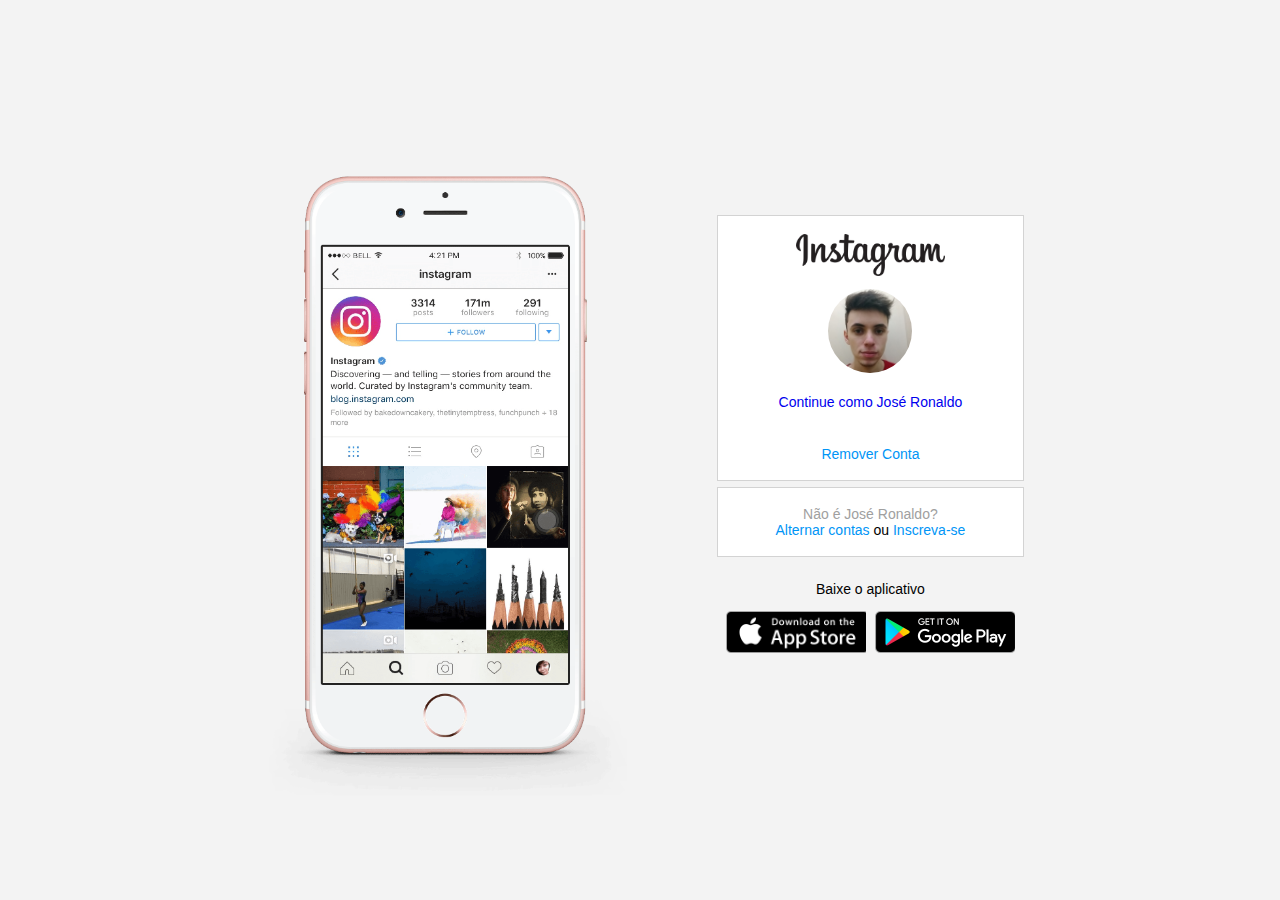
<file: index.html>
<!DOCTYPE html>
<html lang="pt-br">

<head>
    <meta charset="UTF-8">
    <meta http-equiv="X-UA-Compatible" content="IE=edge">
    <meta name="viewport" content="width=device-width, initial-scale=1.0">
    <title>Instagram</title>
    <link rel="stylesheet" href="/css/style.css">
</head>

<body>
    <div class="instagram-wrapper">
        <div class="instagram-phone">
            <img src="/image/instagram-celular.png" alt="celular">
        </div>
        <div class="instagram-continue">
            <div class="group">
                <img src="/image/instagram-logo.png" class="instagram-logo" alt="instagram-logo">
                <div class="profile-photo">
                    <img src="/image/Profile_Photo.jpg" alt="">
                </div>
                <a href="#" class="instagram-login">Continue como José Ronaldo</a>
                <a href="#" class="instagram-logout">Remover Conta</a>
            </div>
            <div class="group">
                <p class="not-account">Não é José Ronaldo?</p>
                <p class="not-accou">
                    <span class="link-blue">Alternar contas</span>
                    ou
                    <span class="link-blue">Inscreva-se</span>
                </p>
            </div>
            <div class="get-the-app">
                <p class="get-app">Baixe o aplicativo</p>
                <div class="download">
                    <a href="#" class="app-download"> </a>
                    <a href="#" class="app-download"></a>
                </div>
            </div>
        </div>
    </div>
</body>

</html>
</file>
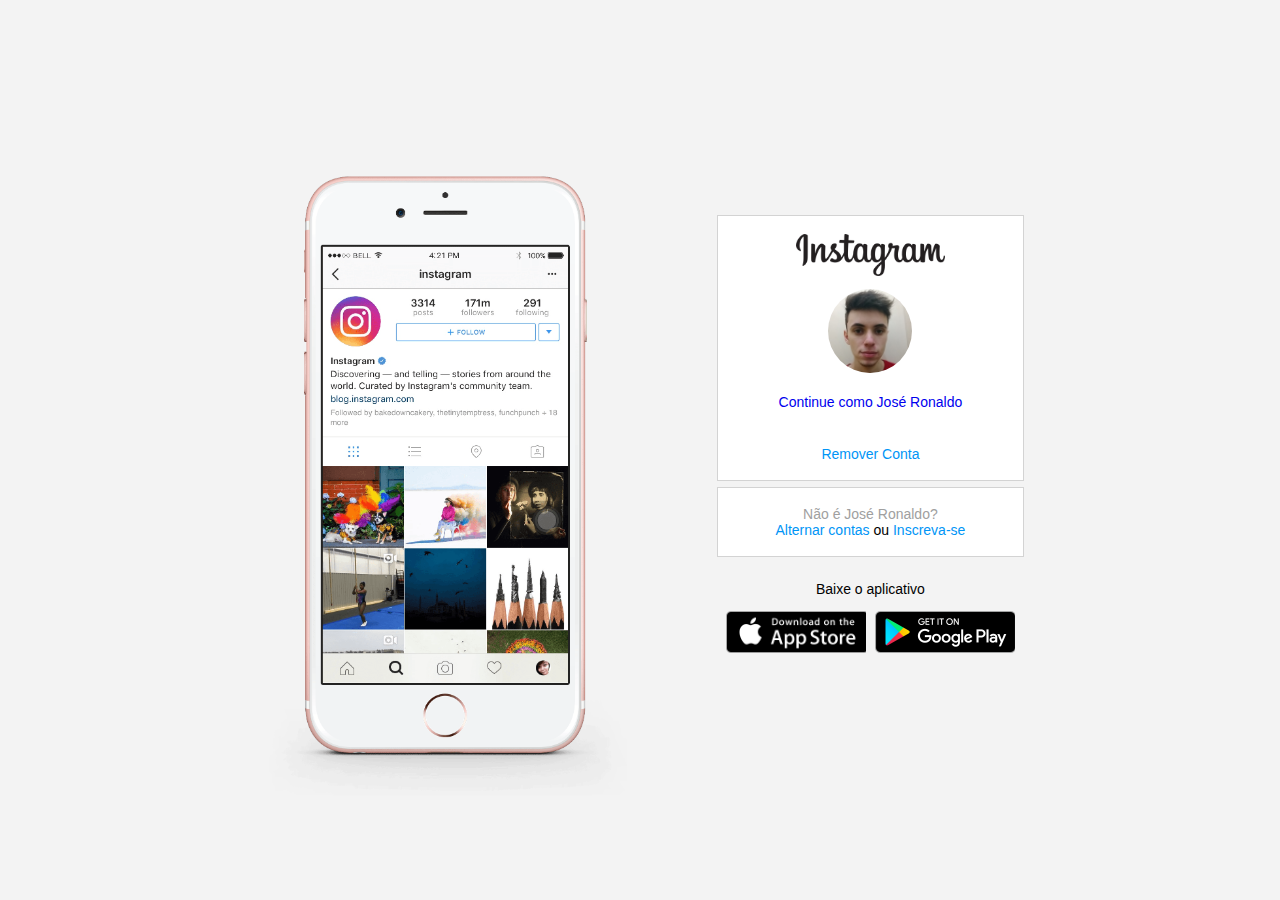
<file: assets/index.html>
<!DOCTYPE html>
<html lang="pt-br">
    <head>
        <meta charset="UTF-8">
        <meta http-equiv="X-UA-Compatible" content="IE=edge">
        <meta name="viewport" content="width=device-width, initial-scale=1.0">
        <title>Instagram</title>
        <link rel="stylesheet" href="/assets/css/style.css">
    </head>
    <body>
        <div class="instagram-wrapper">
            <div class="instagram-phone">
                <img src="/assets/images/instagram-celular.png" alt="celular">
            </div>
            <div class="instagram-continue">
                <div class="group">
                    <img src="/assets/images/instagram-logo.png" class="instagram-logo" alt="instagram-logo">
                    <div class="profile-photo">
                        <img src="/assets/images/Profile_Photo.jpg" alt="">
                    </div>
                    <a href="#" class="instagram-login">Continue como José Ronaldo</a>
                    <a href="#" class="instagram-logout">Remover Conta</a>
                </div>
                <div class="group">
                    <p class="not-account">Não é José Ronaldo?</p>
                    <p class="not-accou">
                        <span class="link-blue">Alternar contas</span>
                        ou
                        <span class="link-blue">Inscreva-se</span>
                    </p>
                </div>
                <div class="get-the-app">
                    <p class="get-app">Baixe o aplicativo</p>
                    <div class="download">
                        <a href="#" class="app-download"> </a>
                        <a href="#" class="app-download"></a>
                    </div>
                </div>
            </div>
        </div>
    </body>
</html>
</file>
<file: css/style.css>
:root {
    --white: #ffffff;
    --background-gray: rgb(243, 243, 243);
    --not-account: #0095f6;
    --not-account-text: rgb(160, 160, 160);
}

* {
    padding: 0;
    margin: 0;
    box-sizing: border-box;
    text-decoration: none;
    font-family: sans-serif;
    font-size: 14px;
}

body {
    width: 100%;
    min-height: 100vh;
    min-width: 300px;
    background-color: var(--background-gray, rgb(243, 243, 243));
    margin: 0;
    padding: 0;
    display: flex;
    justify-content: center;
}

.instagram-wrapper {
    display: flex;
    align-items: center;
    justify-content: start;
    width: 60%;
    height: 100vh;
}

.instagram-phone {
    display: flex;
    align-items: center;
    justify-content: center;
    width: 50%;
    margin-right: 10%;
}

.instagram-phone img {
    height: 50rem;
}

.instagram-continue {
    display: flex;
    align-items: center;
    /* horizontal */
    justify-content: space-around;
    /* vertical */
    flex-direction: column;
    width: 50%;
    min-height: 34rem;
}

.group {
    display: flex;
    justify-content: space-between;
    align-items: center;
    flex-direction: column;
    background-color: var(--white, #ffffff);
    width: 100%;
    padding: 1.3rem 0;
    border: 1px solid lightgray;
}

.group:nth-child(1) {
    min-height: 19rem;
}

.instagram-logo {
    height: 3rem;
}

.profile-photo {
    display: flex;
    justify-content: center;
    align-items: center;
    border-radius: 50%;
    overflow: hidden;
}

.profile-photo img {
    height: 6rem;
}

.instagram-login {
    background-color: var(--not-account, #0095f6);
    background-color: var(--white, #ffffff);
    padding: 8px;
    border-radius: 4px;
}

.instagram-logout {
    color: var(--not-account, #0095f6);
    margin-top: 1rem;
}

.not-account {
    color: var(--not-account-text, rgb(160, 160, 160));
}

.link-blue {
    color: var(--not-account, #0095f6);
}

.get-the-app {
    display: flex;
    flex-direction: column;
    align-items: center;
    justify-content: center;
    width: 100%;
    padding: 1.3rem 0;
}

.download {
    display: flex;
    width: 100%;
    justify-content: space-evenly;
    align-items: center;
    padding: 1rem 0;
}

.app-download {
    height: 3rem;
    width: 10rem;
    background-size: cover;
}

.app-download:nth-child(1) {
    background-image: url('/image/apple-button.png');
}

.app-download:nth-child(2) {
    background-image: url('/image/googleplay-button.png');

}

/* media queries */
@media (max-width: 1024px) {
    .instagram-wrapper {
        width: 90%;
    }
}

@media (max-width: 700px) {
    body {
        background-color: var(--white, #ffffff);
    }

    .instagram-wrapper {
        width: 70%;
    }

    .instagram-phone {
        display: none;
    }

    .instagram-continue {
        width: 100%;
    }

    .group {
        border: 1px solid transparent;
    }
}

@media (max-width: 425px) {
    body {
        background-color: var(--white, #ffffff);
    }

    .instagram-wrapper {
        width: 90%;
    }

    .instagram-phone {
        display: none;
    }

    .instagram-continue {
        width: 100%;
    }

    .group {
        border: 1px solid transparent;
    }

    .app-download {
        height: 2.7rem;
        width: 9rem;
        background-size: cover;
        border-radius: 5px;
    }
}
</file>
<file: assets/css/style.css>
:root{
    --white:#ffffff;
    --background-gray: rgb(243, 243, 243);
    --not-account: #0095f6;
    --not-account-text: rgb(160, 160, 160); 
}
* {
    padding: 0;
    margin: 0;
    box-sizing: border-box;
    text-decoration: none;
    font-family: sans-serif;
    font-size: 14px;
}
body {
    width: 100%;
    min-height: 100vh;
    min-width: 300px;
    background-color: var(--background-gray,rgb(243, 243, 243));
    margin: 0;
    padding: 0;
    display: flex;
    justify-content: center;
}
.instagram-wrapper {
    display: flex;
    align-items: center;
    justify-content: start;
    width: 60%;
    height: 100vh;
}
.instagram-phone {
    display: flex;
    align-items: center;
    justify-content: center;
    width: 50%;
    margin-right: 10%;
}
.instagram-phone img {
    height: 50rem;
}
.instagram-continue {
    display: flex;
    align-items: center; /* horizontal */
    justify-content: space-around; /* vertical */
    flex-direction: column;
    width: 50%;
    min-height: 34rem;
}
.group {
    display: flex;
    justify-content: space-between;
    align-items: center;
    flex-direction: column;
    background-color: var(--white,#ffffff);
    width: 100%;
    padding: 1.3rem 0;
    border: 1px solid lightgray;
}
.group:nth-child(1) {
    min-height: 19rem;
}
.instagram-logo {
    height: 3rem;
}
.profile-photo {
    display: flex;
    justify-content: center;
    align-items: center;
    border-radius: 50%;
    overflow: hidden;
}
.profile-photo img {
    height: 6rem;
}
.instagram-login {
    background-color: var(--not-account,#0095f6);
    background-color: var(--white,#ffffff);
    padding: 8px;
    border-radius: 4px;
}
.instagram-logout {
    color: var(--not-account,#0095f6);
    margin-top: 1rem;
}
.not-account {
    color: var(--not-account-text,rgb(160, 160, 160));
}
.link-blue {
    color: var(--not-account,#0095f6);
}
.get-the-app {
    display: flex;
    flex-direction: column;
    align-items: center;
    justify-content: center;
    width: 100%;
    padding: 1.3rem 0;
}
.download {
    display: flex;
    width: 100%;
    justify-content: space-evenly;
    align-items: center;
    padding: 1rem 0;
}
.app-download {
    height: 3rem;
    width: 10rem;
    background-size: cover;
}
.app-download:nth-child(1) {
    background-image: url('/assets/images/apple-button.png');
}
.app-download:nth-child(2) {
    background-image: url('/assets/images/googleplay-button.png');
 
}

/* media queries */
@media (max-width: 1024px) {
    .instagram-wrapper {
        width: 90%;
    }
}
@media (max-width: 700px) {
    body {
        background-color: var(--white,#ffffff);
    }
    .instagram-wrapper {
        width: 70%;
    }
    .instagram-phone {
        display: none;
    }
    .instagram-continue {
        width: 100%;
    }   
    .group {
        border: 1px solid transparent;
    }
}
@media (max-width: 425px) {
    body {
        background-color: var(--white,#ffffff);
    }
    .instagram-wrapper {
        width: 90%;
    }
    .instagram-phone {
        display: none;
    }
    .instagram-continue {
        width: 100%;
    }    
    .group {
        border: 1px solid transparent;
    }
    .app-download{
        height: 2.7rem;
        width: 9rem;
        background-size: cover;
        border-radius: 5px;
    }
}
</file>
